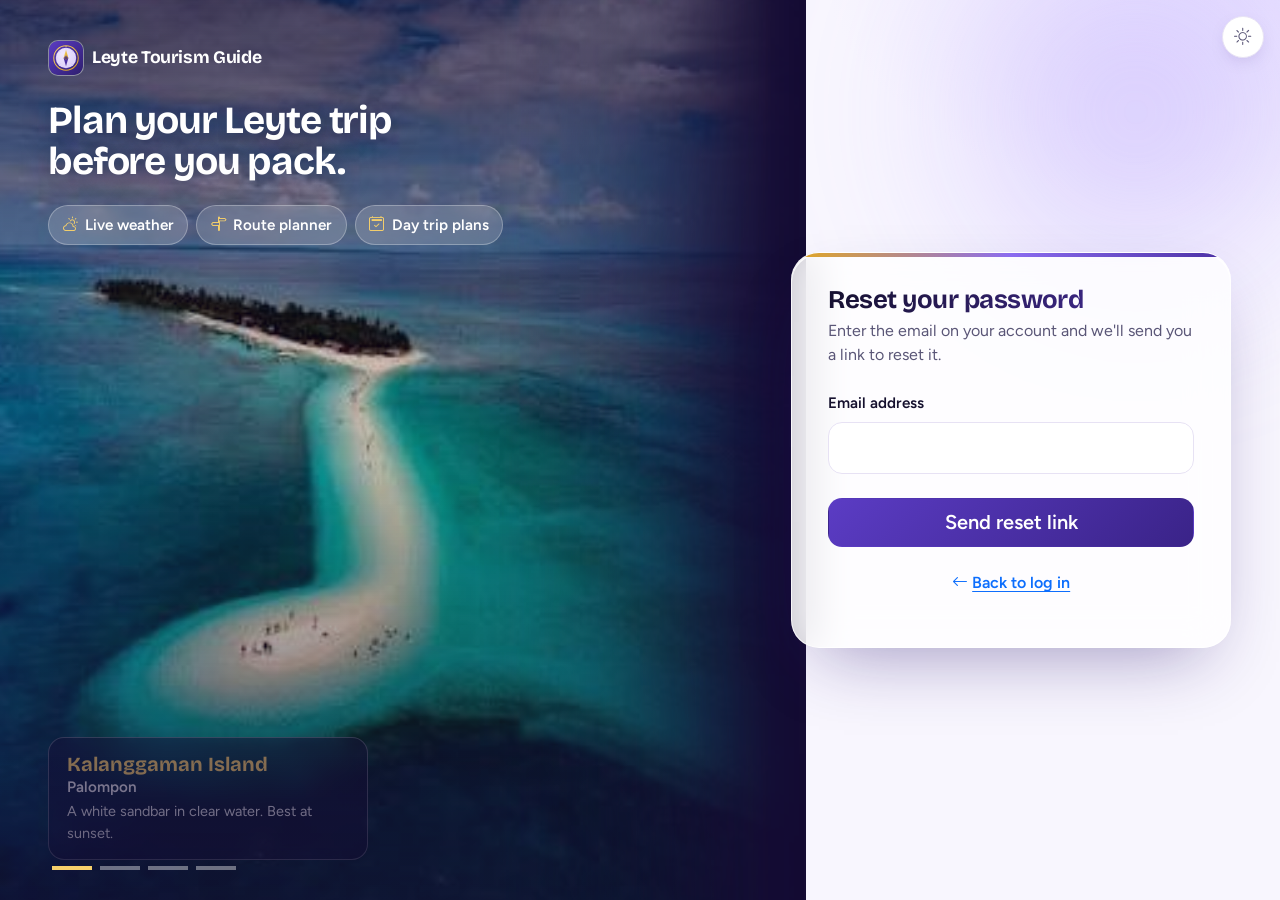
<file: leyte-auth-openweather (4)/leyte-auth-latest-updatev3/forgot-password.html>
<!DOCTYPE html>
<html lang="en">
<head>
  <meta charset="UTF-8">
  <meta name="viewport" content="width=device-width, initial-scale=1">
  <title>Reset your password</title>

  <link href="vendor/bootstrap/css/bootstrap.min.css" rel="stylesheet">
  <link href="vendor/bootstrap-icons/bootstrap-icons.min.css" rel="stylesheet">
  <link href="css/fonts.css" rel="stylesheet">

  <link href="css/style.css" rel="stylesheet">
  <link href="css/theme.css" rel="stylesheet">
  <script src="js/theme-init.js"></script>
</head>
<body>

<div class="container-fluid p-0">
  <div class="row g-0 min-vh-100 auth-row">

    <!-- Left: brand + scene -->
    <aside class="col-lg-6 scene">
      <div id="placeCarousel" class="carousel slide carousel-fade" data-bs-ride="carousel" data-bs-interval="5500" data-bs-pause="hover" aria-label="Featured Leyte destinations">
        <div class="carousel-indicators">
          <button type="button" data-bs-target="#placeCarousel" data-bs-slide-to="0" class="active" aria-current="true" aria-label="Kalanggaman Island"></button>
          <button type="button" data-bs-target="#placeCarousel" data-bs-slide-to="1" aria-label="Lake Danao"></button>
          <button type="button" data-bs-target="#placeCarousel" data-bs-slide-to="2" aria-label="San Juanico Bridge"></button>
          <button type="button" data-bs-target="#placeCarousel" data-bs-slide-to="3" aria-label="Cuatro Islas"></button>
        </div>
        <div class="carousel-inner">
        <div class="carousel-item active">
          <div class="slide-art" style="background:linear-gradient(#6EC3E6,#CFEFF0)">
            <svg viewBox="0 0 800 900" preserveAspectRatio="xMidYMid slice" aria-hidden="true">
          <circle cx="620" cy="230" r="60" fill="#FFF3C4" opacity=".9"/>
          <rect y="520" width="800" height="380" fill="#1E8FA0"/>
          <path d="M0 640 Q200 600 400 630 T800 620 V900 H0Z" fill="#35B8B3"/>
          <ellipse cx="400" cy="680" rx="330" ry="70" fill="#7FE0D0" opacity=".7"/>
          <path d="M120 690 Q420 640 700 685 Q430 725 120 690Z" fill="#F6EBCB"/>
          <path d="M300 600 Q420 540 540 600 Q420 625 300 600Z" fill="#F6EBCB"/>
          <path d="M330 590 Q420 530 510 590 Q420 575 330 590Z" fill="#2E8B57"/>
          <path d="M405 585 Q400 520 385 490 M405 585 Q410 515 435 485" stroke="#5B3A29" stroke-width="5" fill="none"/>
          <path d="M385 490 Q350 480 335 500 M385 490 Q380 465 360 460 M385 490 Q415 470 430 480 M435 485 Q470 470 490 490 M435 485 Q440 460 460 455" stroke="#1F6B3F" stroke-width="6" fill="none" stroke-linecap="round"/></svg>
          </div>
          <img class="slide-photo" src="images/kalanggaman-island.jpg" alt="">
          <div class="slide-caption"><strong>Kalanggaman Island</strong><span>Palompon</span><small>A white sandbar in clear water. Best at sunset.</small></div>
        </div>
        <div class="carousel-item">
          <div class="slide-art" style="background:linear-gradient(#A9CCD6,#E6F0EA)">
            <svg viewBox="0 0 800 900" preserveAspectRatio="xMidYMid slice" aria-hidden="true">
          <path d="M0 470 L120 360 L230 450 L360 300 L500 440 L620 340 L800 470 V600 H0Z" fill="#3E7C6B" opacity=".75"/>
          <path d="M0 540 L150 430 L300 520 L470 400 L640 520 L800 450 V620 H0Z" fill="#1F5B4B"/>
          <rect y="580" width="800" height="320" fill="#2B7F86"/>
          <path d="M0 620 Q200 605 400 620 T800 620 V660 H0Z" fill="#1F5B4B" opacity=".5"/>
          <rect y="480" width="800" height="110" fill="#fff" opacity=".3"/>
          <path d="M0 720 Q200 710 400 720 T800 720 M0 780 Q200 770 400 780 T800 780" stroke="#fff" opacity=".22" stroke-width="3" fill="none"/></svg>
          </div>
          <img class="slide-photo" src="images/lake-danao.jpg" alt="">
          <div class="slide-caption"><strong>Lake Danao</strong><span>Ormoc City</span><small>A mountain lake wrapped in morning mist.</small></div>
        </div>
        <div class="carousel-item">
          <div class="slide-art" style="background:linear-gradient(#F7C777,#F2A541 60%,#F7C777)">
            <svg viewBox="0 0 800 900" preserveAspectRatio="xMidYMid slice" aria-hidden="true">
          <circle cx="600" cy="470" r="70" fill="#FCE3B0" opacity=".9"/>
          <rect y="590" width="800" height="310" fill="#0E5E6F"/>
          <g transform="translate(0 400)">
            <g stroke="#0B2A3C" stroke-width="3" fill="none"><path d="M60 150 Q400 -10 740 150"/><path d="M0 175 H800" stroke-width="7"/></g>
            <g stroke="#0B2A3C" stroke-width="1.5" opacity=".7"><path d="M140 175V112M220 175V88M300 175V72M380 175V66M460 175V68M540 175V80M620 175V102M700 175V133"/></g>
            <g fill="#0B2A3C"><rect x="196" y="175" width="10" height="70"/><rect x="396" y="175" width="10" height="70"/><rect x="596" y="175" width="10" height="70"/></g>
          </g>
          <path d="M0 650 Q100 636 200 650 T400 650 T600 650 T800 650 V900 H0Z" fill="#0E5E6F" opacity=".85"/>
          <path d="M0 720 Q100 706 200 720 T400 720 T600 720 T800 720 V900 H0Z" fill="#0B2A3C" opacity=".85"/></svg>
          </div>
          <img class="slide-photo" src="images/san-juanico-bridge.jpg" alt="">
          <div class="slide-caption"><strong>San Juanico Bridge</strong><span>Tacloban City</span><small>Leyte meets Samar. Best at sunrise.</small></div>
        </div>
        <div class="carousel-item">
          <div class="slide-art" style="background:linear-gradient(#4B3A6B,#E8674A 65%,#F7B267)">
            <svg viewBox="0 0 800 900" preserveAspectRatio="xMidYMid slice" aria-hidden="true">
          <circle cx="400" cy="560" r="85" fill="#FFD9A0"/>
          <rect y="560" width="800" height="340" fill="#5A2F55"/>
          <rect x="350" y="575" width="100" height="280" fill="#F7B267" opacity=".35"/>
          <path d="M100 560 Q190 470 290 560Z" fill="#1E1730"/>
          <path d="M500 560 Q600 440 710 560Z" fill="#1E1730"/>
          <path d="M620 560 Q670 505 740 560Z" fill="#1E1730"/>
          <path d="M0 640 Q200 628 400 640 T800 640 M0 720 Q200 708 400 720 T800 720" stroke="#F7B267" opacity=".25" stroke-width="3" fill="none"/></svg>
          </div>
          <img class="slide-photo" src="images/cuatro-islas.jpg" alt="">
          <div class="slide-caption"><strong>Cuatro Islas</strong><span>Inopacan</span><small>Island silhouettes at sunset.</small></div>
        </div>
        </div>
      </div>
      <div class="scene-scrim"></div>
      <div class="scene-copy">
        <a href="#" class="brand d-inline-flex align-items-center gap-2 mb-3 mb-lg-4">
          <span class="brand-mark"><img src="images/logo-compass.svg" alt="" width="26" height="26"></span> Leyte Tourism Guide
        </a>
        <h1>Plan your Leyte trip before you pack.</h1>
        <div class="d-none d-lg-flex flex-wrap gap-2 mt-4">
          <span class="feature-pill"><i class="bi bi-cloud-sun"></i> Live weather</span>
          <span class="feature-pill"><i class="bi bi-signpost-split"></i> Route planner</span>
          <span class="feature-pill"><i class="bi bi-calendar2-check"></i> Day trip plans</span>
        </div>
      </div>
    </aside>

    <!-- Right: reset password -->
    <main class="col-lg-6 offset-lg-6 d-flex align-items-center justify-content-center p-4 p-lg-5">
      <div class="auth-wrap">

        <div id="formAlert" class="alert d-none" role="alert"></div>

        <!-- Step 1: request the reset link -->
        <div id="requestStep">
          <h2 class="h3 fw-bold mb-1">Reset your password</h2>
          <p class="text-secondary mb-4">Enter the email on your account and we'll send you a link to reset it.</p>

          <form id="forgotForm" novalidate>
            <div class="mb-4">
              <label for="forgotEmail" class="form-label">Email address</label>
              <input type="email" class="form-control form-control-lg" id="forgotEmail" name="email"
                     autocomplete="email" required>
              <div class="invalid-feedback">Enter the email you registered with.</div>
            </div>

            <button type="submit" class="btn btn-primary btn-lg w-100">Send reset link</button>
          </form>
        </div>

        <!-- Step 2: confirmation -->
        <div id="sentStep" class="d-none text-center">
          <i class="bi bi-envelope-check display-5 text-success"></i>
          <h2 class="h3 fw-bold mt-3 mb-1">Check your email</h2>
          <p class="text-secondary mb-1">We sent a password reset link to</p>
          <p class="fw-semibold mb-4" id="sentToEmail"></p>
          <p class="text-secondary small mb-4">Didn't get it? Check your spam folder, or</p>
          <button type="button" class="btn btn-outline-secondary w-100 mb-3" id="resendBtn">Resend link</button>
        </div>

        <p class="text-center text-secondary mt-4 mb-0">
          <a href="login.html" class="fw-semibold"><i class="bi bi-arrow-left me-1"></i>Back to log in</a>
        </p>
      </div>
    </main>
  </div>
</div>

<script src="vendor/bootstrap/js/bootstrap.bundle.min.js"></script>
<script src="js/theme.js"></script>
<script src="js/common.js"></script>
<script src="js/forgot-password.js"></script>
</body>
</html>
</file>
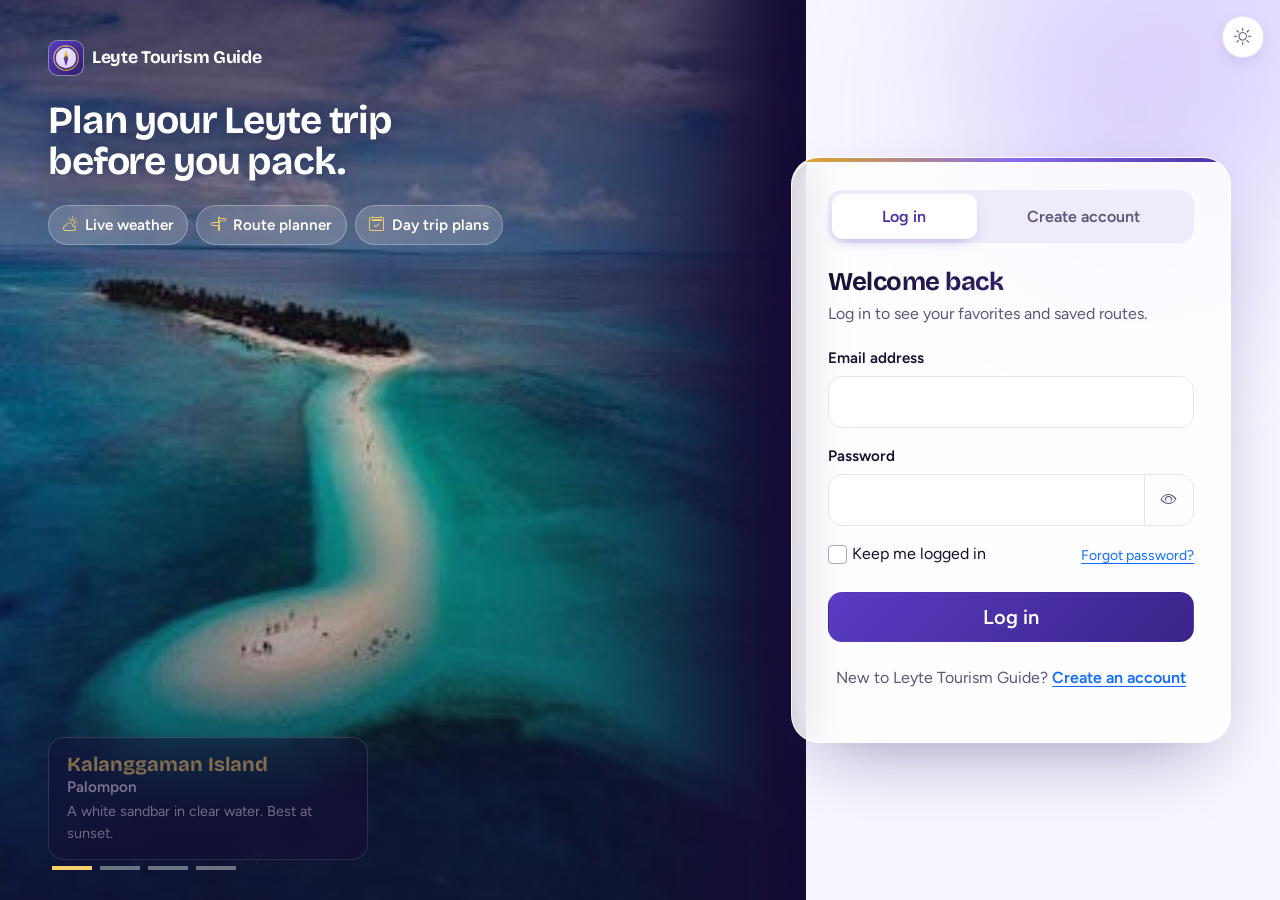
<file: leyte-auth-openweather (4)/leyte-auth-latest-updatev3/login.html>
<!DOCTYPE html>
<html lang="en">
<head>
  <meta charset="UTF-8">
  <meta name="viewport" content="width=device-width, initial-scale=1">
  <title>Log in</title>

  <link href="vendor/bootstrap/css/bootstrap.min.css" rel="stylesheet">
  <link href="vendor/bootstrap-icons/bootstrap-icons.min.css" rel="stylesheet">
  <link href="css/fonts.css" rel="stylesheet">

  <link href="css/style.css" rel="stylesheet">
  <link href="css/theme.css" rel="stylesheet">
  <script src="js/theme-init.js"></script>
</head>
<body>

<div class="container-fluid p-0">
  <div class="row g-0 min-vh-100 auth-row">

    <!-- Left: brand + scene -->
    <aside class="col-lg-6 scene">
      <div id="placeCarousel" class="carousel slide carousel-fade" data-bs-ride="carousel" data-bs-interval="5500" data-bs-pause="hover" aria-label="Featured Leyte destinations">
        <div class="carousel-indicators">
          <button type="button" data-bs-target="#placeCarousel" data-bs-slide-to="0" class="active" aria-current="true" aria-label="Kalanggaman Island"></button>
          <button type="button" data-bs-target="#placeCarousel" data-bs-slide-to="1" aria-label="Lake Danao"></button>
          <button type="button" data-bs-target="#placeCarousel" data-bs-slide-to="2" aria-label="San Juanico Bridge"></button>
          <button type="button" data-bs-target="#placeCarousel" data-bs-slide-to="3" aria-label="Cuatro Islas"></button>
        </div>
        <div class="carousel-inner">
        <div class="carousel-item active">
          <div class="slide-art" style="background:linear-gradient(#6EC3E6,#CFEFF0)">
            <svg viewBox="0 0 800 900" preserveAspectRatio="xMidYMid slice" aria-hidden="true">
          <circle cx="620" cy="230" r="60" fill="#FFF3C4" opacity=".9"/>
          <rect y="520" width="800" height="380" fill="#1E8FA0"/>
          <path d="M0 640 Q200 600 400 630 T800 620 V900 H0Z" fill="#35B8B3"/>
          <ellipse cx="400" cy="680" rx="330" ry="70" fill="#7FE0D0" opacity=".7"/>
          <path d="M120 690 Q420 640 700 685 Q430 725 120 690Z" fill="#F6EBCB"/>
          <path d="M300 600 Q420 540 540 600 Q420 625 300 600Z" fill="#F6EBCB"/>
          <path d="M330 590 Q420 530 510 590 Q420 575 330 590Z" fill="#2E8B57"/>
          <path d="M405 585 Q400 520 385 490 M405 585 Q410 515 435 485" stroke="#5B3A29" stroke-width="5" fill="none"/>
          <path d="M385 490 Q350 480 335 500 M385 490 Q380 465 360 460 M385 490 Q415 470 430 480 M435 485 Q470 470 490 490 M435 485 Q440 460 460 455" stroke="#1F6B3F" stroke-width="6" fill="none" stroke-linecap="round"/></svg>
          </div>
          <img class="slide-photo" src="images/kalanggaman-island.jpg" alt="">
          <div class="slide-caption"><strong>Kalanggaman Island</strong><span>Palompon</span><small>A white sandbar in clear water. Best at sunset.</small></div>
        </div>
        <div class="carousel-item">
          <div class="slide-art" style="background:linear-gradient(#A9CCD6,#E6F0EA)">
            <svg viewBox="0 0 800 900" preserveAspectRatio="xMidYMid slice" aria-hidden="true">
          <path d="M0 470 L120 360 L230 450 L360 300 L500 440 L620 340 L800 470 V600 H0Z" fill="#3E7C6B" opacity=".75"/>
          <path d="M0 540 L150 430 L300 520 L470 400 L640 520 L800 450 V620 H0Z" fill="#1F5B4B"/>
          <rect y="580" width="800" height="320" fill="#2B7F86"/>
          <path d="M0 620 Q200 605 400 620 T800 620 V660 H0Z" fill="#1F5B4B" opacity=".5"/>
          <rect y="480" width="800" height="110" fill="#fff" opacity=".3"/>
          <path d="M0 720 Q200 710 400 720 T800 720 M0 780 Q200 770 400 780 T800 780" stroke="#fff" opacity=".22" stroke-width="3" fill="none"/></svg>
          </div>
          <img class="slide-photo" src="images/lake-danao.jpg" alt="">
          <div class="slide-caption"><strong>Lake Danao</strong><span>Ormoc City</span><small>A mountain lake wrapped in morning mist.</small></div>
        </div>
        <div class="carousel-item">
          <div class="slide-art" style="background:linear-gradient(#F7C777,#F2A541 60%,#F7C777)">
            <svg viewBox="0 0 800 900" preserveAspectRatio="xMidYMid slice" aria-hidden="true">
          <circle cx="600" cy="470" r="70" fill="#FCE3B0" opacity=".9"/>
          <rect y="590" width="800" height="310" fill="#0E5E6F"/>
          <g transform="translate(0 400)">
            <g stroke="#0B2A3C" stroke-width="3" fill="none"><path d="M60 150 Q400 -10 740 150"/><path d="M0 175 H800" stroke-width="7"/></g>
            <g stroke="#0B2A3C" stroke-width="1.5" opacity=".7"><path d="M140 175V112M220 175V88M300 175V72M380 175V66M460 175V68M540 175V80M620 175V102M700 175V133"/></g>
            <g fill="#0B2A3C"><rect x="196" y="175" width="10" height="70"/><rect x="396" y="175" width="10" height="70"/><rect x="596" y="175" width="10" height="70"/></g>
          </g>
          <path d="M0 650 Q100 636 200 650 T400 650 T600 650 T800 650 V900 H0Z" fill="#0E5E6F" opacity=".85"/>
          <path d="M0 720 Q100 706 200 720 T400 720 T600 720 T800 720 V900 H0Z" fill="#0B2A3C" opacity=".85"/></svg>
          </div>
          <img class="slide-photo" src="images/san-juanico-bridge.jpg" alt="">
          <div class="slide-caption"><strong>San Juanico Bridge</strong><span>Tacloban City</span><small>Leyte meets Samar. Best at sunrise.</small></div>
        </div>
        <div class="carousel-item">
          <div class="slide-art" style="background:linear-gradient(#4B3A6B,#E8674A 65%,#F7B267)">
            <svg viewBox="0 0 800 900" preserveAspectRatio="xMidYMid slice" aria-hidden="true">
          <circle cx="400" cy="560" r="85" fill="#FFD9A0"/>
          <rect y="560" width="800" height="340" fill="#5A2F55"/>
          <rect x="350" y="575" width="100" height="280" fill="#F7B267" opacity=".35"/>
          <path d="M100 560 Q190 470 290 560Z" fill="#1E1730"/>
          <path d="M500 560 Q600 440 710 560Z" fill="#1E1730"/>
          <path d="M620 560 Q670 505 740 560Z" fill="#1E1730"/>
          <path d="M0 640 Q200 628 400 640 T800 640 M0 720 Q200 708 400 720 T800 720" stroke="#F7B267" opacity=".25" stroke-width="3" fill="none"/></svg>
          </div>
          <img class="slide-photo" src="images/cuatro-islas.jpg" alt="">
          <div class="slide-caption"><strong>Cuatro Islas</strong><span>Inopacan</span><small>Island silhouettes at sunset.</small></div>
        </div>
        </div>
      </div>
      <div class="scene-scrim"></div>
      <div class="scene-copy">
        <a href="#" class="brand d-inline-flex align-items-center gap-2 mb-3 mb-lg-4">
          <span class="brand-mark"><img src="images/logo-compass.svg" alt="" width="26" height="26"></span> Leyte Tourism Guide
        </a>
        <h1>Plan your Leyte trip before you pack.</h1>
        <div class="d-none d-lg-flex flex-wrap gap-2 mt-4">
          <span class="feature-pill"><i class="bi bi-cloud-sun"></i> Live weather</span>
          <span class="feature-pill"><i class="bi bi-signpost-split"></i> Route planner</span>
          <span class="feature-pill"><i class="bi bi-calendar2-check"></i> Day trip plans</span>
        </div>
      </div>
    </aside>

    <!-- Right: log in -->
    <main class="col-lg-6 offset-lg-6 d-flex align-items-center justify-content-center p-4 p-lg-5">
      <div class="auth-wrap">

        <ul class="nav nav-pills nav-fill mb-4" id="authTabs" role="tablist">
          <li class="nav-item" role="presentation">
            <a class="nav-link active" href="login.html">Log in</a>
          </li>
          <li class="nav-item" role="presentation">
            <a class="nav-link" href="register.html">Create account</a>
          </li>
        </ul>

        <div id="formAlert" class="alert d-none" role="alert"></div>

        <h2 class="h3 fw-bold mb-1">Welcome back</h2>
        <p class="text-secondary mb-4">Log in to see your favorites and saved routes.</p>

        <form id="loginForm" novalidate>
          <div class="mb-3">
            <label for="loginEmail" class="form-label">Email address</label>
            <input type="email" class="form-control form-control-lg" id="loginEmail" name="email"
                   autocomplete="email" required>
            <div class="invalid-feedback">Enter the email you registered with.</div>
          </div>

          <div class="mb-3">
            <label for="loginPassword" class="form-label">Password</label>
            <div class="input-group has-validation">
              <input type="password" class="form-control form-control-lg" id="loginPassword" name="password"
                     autocomplete="current-password" required>
              <button class="btn btn-outline-secondary toggle-pw" type="button" data-target="loginPassword"
                      aria-label="Show password"><i class="bi bi-eye"></i></button>
              <div class="invalid-feedback">Enter your password.</div>
            </div>
          </div>

          <div class="d-flex justify-content-between align-items-center mb-4">
            <div class="form-check">
              <input class="form-check-input" type="checkbox" id="remember">
              <label class="form-check-label" for="remember">Keep me logged in</label>
            </div>
            <a href="forgot-password.html" class="small">Forgot password?</a>
          </div>

          <button type="submit" class="btn btn-primary btn-lg w-100">Log in</button>
        </form>

        <p class="text-center text-secondary mt-4 mb-0">
          New to Leyte Tourism Guide?
          <a href="register.html" class="fw-semibold">Create an account</a>
        </p>
      </div>
    </main>
  </div>
</div>

<script src="vendor/bootstrap/js/bootstrap.bundle.min.js"></script>
<script src="js/theme.js"></script>
<script src="js/common.js"></script>
<script src="js/login.js"></script>
</body>
</html>
</file>
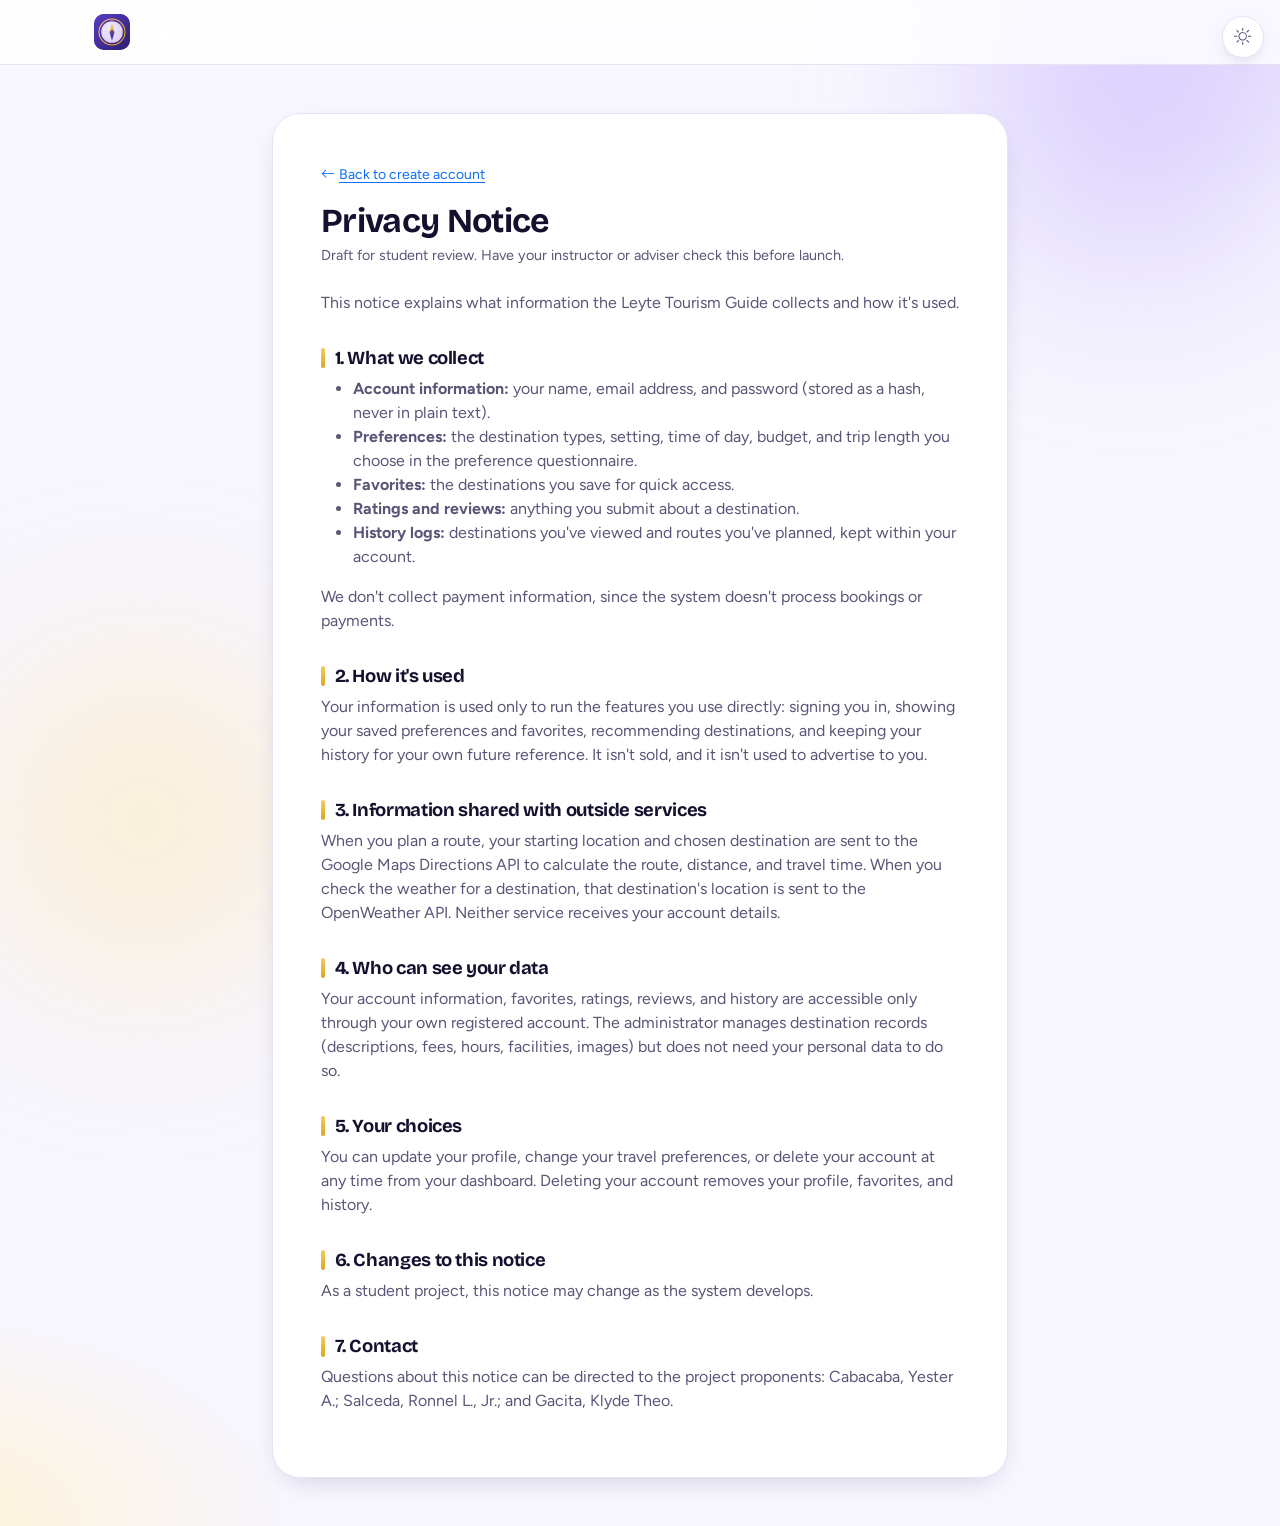
<file: leyte-auth-openweather (4)/leyte-auth-latest-updatev3/privacy.html>
<!DOCTYPE html>
<html lang="en">
<head>
  <meta charset="UTF-8">
  <meta name="viewport" content="width=device-width, initial-scale=1">
  <title>Privacy Notice</title>
  <link href="vendor/bootstrap/css/bootstrap.min.css" rel="stylesheet">
  <link href="vendor/bootstrap-icons/bootstrap-icons.min.css" rel="stylesheet">
  <link href="css/fonts.css" rel="stylesheet">
  <link href="css/style.css" rel="stylesheet">
  <link href="css/theme.css" rel="stylesheet">
  <script src="js/theme-init.js"></script>
</head>
<body>

<nav class="doc-nav">
  <div class="container px-3 px-lg-4">
    <a href="register.html" class="brand"><span class="brand-mark" style="background:var(--brand);border:none"><img src="images/logo-compass.svg" alt="" width="26" height="26"></span> Leyte Tourism Guide</a>
  </div>
</nav>

<main class="container px-3 px-lg-4 py-5">
  <div class="doc-page mx-auto">
    <a href="register.html" class="small d-inline-flex align-items-center gap-1 mb-3"><i class="bi bi-arrow-left"></i> Back to create account</a>
    <h1 class="fw-bold mb-1">Privacy Notice</h1>
    <p class="updated mb-4">Draft for student review. Have your instructor or adviser check this before launch.</p>

    <p>This notice explains what information the Leyte Tourism Guide collects and how it's used.</p>

    <h2 class="fw-bold">1. What we collect</h2>
    <ul>
      <li><strong>Account information:</strong> your name, email address, and password (stored as a hash, never in plain text).</li>
      <li><strong>Preferences:</strong> the destination types, setting, time of day, budget, and trip length you choose in the preference questionnaire.</li>
      <li><strong>Favorites:</strong> the destinations you save for quick access.</li>
      <li><strong>Ratings and reviews:</strong> anything you submit about a destination.</li>
      <li><strong>History logs:</strong> destinations you've viewed and routes you've planned, kept within your account.</li>
    </ul>
    <p>We don't collect payment information, since the system doesn't process bookings or payments.</p>

    <h2 class="fw-bold">2. How it's used</h2>
    <p>Your information is used only to run the features you use directly: signing you in, showing your saved preferences and favorites, recommending destinations, and keeping your history for your own future reference. It isn't sold, and it isn't used to advertise to you.</p>

    <h2 class="fw-bold">3. Information shared with outside services</h2>
    <p>When you plan a route, your starting location and chosen destination are sent to the Google Maps Directions API to calculate the route, distance, and travel time. When you check the weather for a destination, that destination's location is sent to the OpenWeather API. Neither service receives your account details.</p>

    <h2 class="fw-bold">4. Who can see your data</h2>
    <p>Your account information, favorites, ratings, reviews, and history are accessible only through your own registered account. The administrator manages destination records (descriptions, fees, hours, facilities, images) but does not need your personal data to do so.</p>

    <h2 class="fw-bold">5. Your choices</h2>
    <p>You can update your profile, change your travel preferences, or delete your account at any time from your dashboard. Deleting your account removes your profile, favorites, and history.</p>

    <h2 class="fw-bold">6. Changes to this notice</h2>
    <p>As a student project, this notice may change as the system develops.</p>

    <h2 class="fw-bold">7. Contact</h2>
    <p>Questions about this notice can be directed to the project proponents: Cabacaba, Yester A.; Salceda, Ronnel L., Jr.; and Gacita, Klyde Theo.</p>
  </div>
</main>

<script src="js/theme.js"></script>
</body>
</html>
</file>
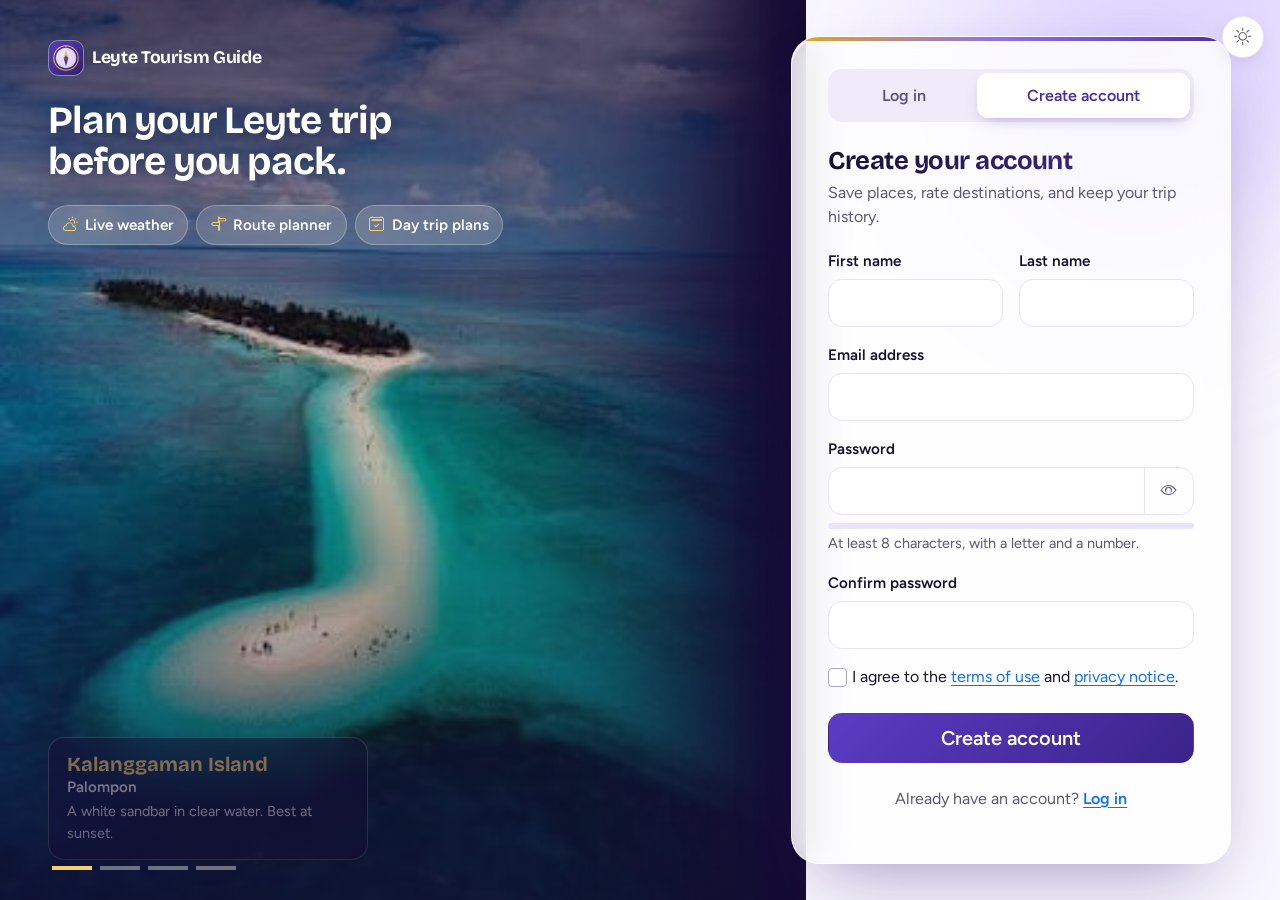
<file: leyte-auth-openweather (4)/leyte-auth-latest-updatev3/register.html>
<!DOCTYPE html>
<html lang="en">
<head>
  <meta charset="UTF-8">
  <meta name="viewport" content="width=device-width, initial-scale=1">
  <title>Create account</title>

  <link href="vendor/bootstrap/css/bootstrap.min.css" rel="stylesheet">
  <link href="vendor/bootstrap-icons/bootstrap-icons.min.css" rel="stylesheet">
  <link href="css/fonts.css" rel="stylesheet">

  <link href="css/style.css" rel="stylesheet">
  <link href="css/theme.css" rel="stylesheet">
  <script src="js/theme-init.js"></script>
</head>
<body>

<div class="container-fluid p-0">
  <div class="row g-0 min-vh-100 auth-row">

    <!-- Left: brand + scene -->
    <aside class="col-lg-6 scene">
      <div id="placeCarousel" class="carousel slide carousel-fade" data-bs-ride="carousel" data-bs-interval="5500" data-bs-pause="hover" aria-label="Featured Leyte destinations">
        <div class="carousel-indicators">
          <button type="button" data-bs-target="#placeCarousel" data-bs-slide-to="0" class="active" aria-current="true" aria-label="Kalanggaman Island"></button>
          <button type="button" data-bs-target="#placeCarousel" data-bs-slide-to="1" aria-label="Lake Danao"></button>
          <button type="button" data-bs-target="#placeCarousel" data-bs-slide-to="2" aria-label="San Juanico Bridge"></button>
          <button type="button" data-bs-target="#placeCarousel" data-bs-slide-to="3" aria-label="Cuatro Islas"></button>
        </div>
        <div class="carousel-inner">
        <div class="carousel-item active">
          <div class="slide-art" style="background:linear-gradient(#6EC3E6,#CFEFF0)">
            <svg viewBox="0 0 800 900" preserveAspectRatio="xMidYMid slice" aria-hidden="true">
          <circle cx="620" cy="230" r="60" fill="#FFF3C4" opacity=".9"/>
          <rect y="520" width="800" height="380" fill="#1E8FA0"/>
          <path d="M0 640 Q200 600 400 630 T800 620 V900 H0Z" fill="#35B8B3"/>
          <ellipse cx="400" cy="680" rx="330" ry="70" fill="#7FE0D0" opacity=".7"/>
          <path d="M120 690 Q420 640 700 685 Q430 725 120 690Z" fill="#F6EBCB"/>
          <path d="M300 600 Q420 540 540 600 Q420 625 300 600Z" fill="#F6EBCB"/>
          <path d="M330 590 Q420 530 510 590 Q420 575 330 590Z" fill="#2E8B57"/>
          <path d="M405 585 Q400 520 385 490 M405 585 Q410 515 435 485" stroke="#5B3A29" stroke-width="5" fill="none"/>
          <path d="M385 490 Q350 480 335 500 M385 490 Q380 465 360 460 M385 490 Q415 470 430 480 M435 485 Q470 470 490 490 M435 485 Q440 460 460 455" stroke="#1F6B3F" stroke-width="6" fill="none" stroke-linecap="round"/></svg>
          </div>
          <img class="slide-photo" src="images/kalanggaman-island.jpg" alt="">
          <div class="slide-caption"><strong>Kalanggaman Island</strong><span>Palompon</span><small>A white sandbar in clear water. Best at sunset.</small></div>
        </div>
        <div class="carousel-item">
          <div class="slide-art" style="background:linear-gradient(#A9CCD6,#E6F0EA)">
            <svg viewBox="0 0 800 900" preserveAspectRatio="xMidYMid slice" aria-hidden="true">
          <path d="M0 470 L120 360 L230 450 L360 300 L500 440 L620 340 L800 470 V600 H0Z" fill="#3E7C6B" opacity=".75"/>
          <path d="M0 540 L150 430 L300 520 L470 400 L640 520 L800 450 V620 H0Z" fill="#1F5B4B"/>
          <rect y="580" width="800" height="320" fill="#2B7F86"/>
          <path d="M0 620 Q200 605 400 620 T800 620 V660 H0Z" fill="#1F5B4B" opacity=".5"/>
          <rect y="480" width="800" height="110" fill="#fff" opacity=".3"/>
          <path d="M0 720 Q200 710 400 720 T800 720 M0 780 Q200 770 400 780 T800 780" stroke="#fff" opacity=".22" stroke-width="3" fill="none"/></svg>
          </div>
          <img class="slide-photo" src="images/lake-danao.jpg" alt="">
          <div class="slide-caption"><strong>Lake Danao</strong><span>Ormoc City</span><small>A mountain lake wrapped in morning mist.</small></div>
        </div>
        <div class="carousel-item">
          <div class="slide-art" style="background:linear-gradient(#F7C777,#F2A541 60%,#F7C777)">
            <svg viewBox="0 0 800 900" preserveAspectRatio="xMidYMid slice" aria-hidden="true">
          <circle cx="600" cy="470" r="70" fill="#FCE3B0" opacity=".9"/>
          <rect y="590" width="800" height="310" fill="#0E5E6F"/>
          <g transform="translate(0 400)">
            <g stroke="#0B2A3C" stroke-width="3" fill="none"><path d="M60 150 Q400 -10 740 150"/><path d="M0 175 H800" stroke-width="7"/></g>
            <g stroke="#0B2A3C" stroke-width="1.5" opacity=".7"><path d="M140 175V112M220 175V88M300 175V72M380 175V66M460 175V68M540 175V80M620 175V102M700 175V133"/></g>
            <g fill="#0B2A3C"><rect x="196" y="175" width="10" height="70"/><rect x="396" y="175" width="10" height="70"/><rect x="596" y="175" width="10" height="70"/></g>
          </g>
          <path d="M0 650 Q100 636 200 650 T400 650 T600 650 T800 650 V900 H0Z" fill="#0E5E6F" opacity=".85"/>
          <path d="M0 720 Q100 706 200 720 T400 720 T600 720 T800 720 V900 H0Z" fill="#0B2A3C" opacity=".85"/></svg>
          </div>
          <img class="slide-photo" src="images/san-juanico-bridge.jpg" alt="">
          <div class="slide-caption"><strong>San Juanico Bridge</strong><span>Tacloban City</span><small>Leyte meets Samar. Best at sunrise.</small></div>
        </div>
        <div class="carousel-item">
          <div class="slide-art" style="background:linear-gradient(#4B3A6B,#E8674A 65%,#F7B267)">
            <svg viewBox="0 0 800 900" preserveAspectRatio="xMidYMid slice" aria-hidden="true">
          <circle cx="400" cy="560" r="85" fill="#FFD9A0"/>
          <rect y="560" width="800" height="340" fill="#5A2F55"/>
          <rect x="350" y="575" width="100" height="280" fill="#F7B267" opacity=".35"/>
          <path d="M100 560 Q190 470 290 560Z" fill="#1E1730"/>
          <path d="M500 560 Q600 440 710 560Z" fill="#1E1730"/>
          <path d="M620 560 Q670 505 740 560Z" fill="#1E1730"/>
          <path d="M0 640 Q200 628 400 640 T800 640 M0 720 Q200 708 400 720 T800 720" stroke="#F7B267" opacity=".25" stroke-width="3" fill="none"/></svg>
          </div>
          <img class="slide-photo" src="images/cuatro-islas.jpg" alt="">
          <div class="slide-caption"><strong>Cuatro Islas</strong><span>Inopacan</span><small>Island silhouettes at sunset.</small></div>
        </div>
        </div>
      </div>
      <div class="scene-scrim"></div>
      <div class="scene-copy">
        <a href="#" class="brand d-inline-flex align-items-center gap-2 mb-3 mb-lg-4">
          <span class="brand-mark"><img src="images/logo-compass.svg" alt="" width="26" height="26"></span> Leyte Tourism Guide
        </a>
        <h1>Plan your Leyte trip before you pack.</h1>
        <div class="d-none d-lg-flex flex-wrap gap-2 mt-4">
          <span class="feature-pill"><i class="bi bi-cloud-sun"></i> Live weather</span>
          <span class="feature-pill"><i class="bi bi-signpost-split"></i> Route planner</span>
          <span class="feature-pill"><i class="bi bi-calendar2-check"></i> Day trip plans</span>
        </div>
      </div>
    </aside>

    <!-- Right: create account -->
    <main class="col-lg-6 offset-lg-6 d-flex align-items-center justify-content-center p-4 p-lg-5">
      <div class="auth-wrap">

        <ul class="nav nav-pills nav-fill mb-4" id="authTabs" role="tablist">
          <li class="nav-item" role="presentation">
            <a class="nav-link" href="login.html">Log in</a>
          </li>
          <li class="nav-item" role="presentation">
            <a class="nav-link active" href="register.html">Create account</a>
          </li>
        </ul>

        <div id="formAlert" class="alert d-none" role="alert"></div>

        <h2 class="h3 fw-bold mb-1">Create your account</h2>
        <p class="text-secondary mb-4">Save places, rate destinations, and keep your trip history.</p>

        <form id="registerForm" novalidate>
          <div class="row g-3 mb-3">
            <div class="col-sm-6">
              <label for="firstName" class="form-label">First name</label>
              <input type="text" class="form-control" id="firstName" name="first_name" autocomplete="given-name" required>
              <div class="invalid-feedback">Enter your first name.</div>
            </div>
            <div class="col-sm-6">
              <label for="lastName" class="form-label">Last name</label>
              <input type="text" class="form-control" id="lastName" name="last_name" autocomplete="family-name" required>
              <div class="invalid-feedback">Enter your last name.</div>
            </div>
          </div>

          <div class="mb-3">
            <label for="regEmail" class="form-label">Email address</label>
            <input type="email" class="form-control" id="regEmail" name="email" autocomplete="email" required>
            <div class="invalid-feedback">Enter a valid email address.</div>
          </div>

          <div class="mb-3">
            <label for="regPassword" class="form-label">Password</label>
            <div class="input-group has-validation">
              <input type="password" class="form-control" id="regPassword" name="password"
                     autocomplete="new-password" minlength="8" required>
              <button class="btn btn-outline-secondary toggle-pw" type="button" data-target="regPassword"
                      aria-label="Show password"><i class="bi bi-eye"></i></button>
              <div class="invalid-feedback">Use at least 8 characters with a letter and a number.</div>
            </div>
            <div class="strength mt-2" aria-hidden="true"><div id="strengthBar"></div></div>
            <div class="form-text" id="strengthText">At least 8 characters, with a letter and a number.</div>
          </div>

          <div class="mb-3">
            <label for="regConfirm" class="form-label">Confirm password</label>
            <input type="password" class="form-control" id="regConfirm" name="confirm_password"
                   autocomplete="new-password" required>
            <div class="invalid-feedback">Passwords don't match.</div>
          </div>

          <div class="form-check mb-4">
            <input class="form-check-input" type="checkbox" id="terms" required>
            <label class="form-check-label" for="terms">
              I agree to the <a href="terms.html" target="_blank">terms of use</a> and <a href="privacy.html" target="_blank">privacy notice</a>.
            </label>
            <div class="invalid-feedback">You need to agree before creating an account.</div>
          </div>

          <button type="submit" class="btn btn-primary btn-lg w-100">Create account</button>
        </form>

        <p class="text-center text-secondary mt-4 mb-0">
          Already have an account?
          <a href="login.html" class="fw-semibold">Log in</a>
        </p>
      </div>
    </main>
  </div>
</div>

<!-- Preference questionnaire (opens after registration) -->
<div class="modal fade" id="prefModal" data-bs-backdrop="static" data-bs-keyboard="false" tabindex="-1" aria-labelledby="prefTitle" aria-hidden="true">
  <div class="modal-dialog modal-dialog-centered modal-dialog-scrollable modal-lg">
    <div class="modal-content border-0 rounded-4">
      <div class="modal-header border-0 pb-0 flex-column align-items-stretch">
        <div class="d-flex justify-content-between align-items-center mb-2">
          <span class="text-secondary small" id="stepLabel">Question 1 of 5</span>
          <button type="button" class="btn btn-link btn-sm text-secondary text-decoration-none" id="skipBtn">Skip for now</button>
        </div>
        <div class="progress pref-progress" role="progressbar" aria-label="Questionnaire progress">
          <div class="progress-bar" id="prefBar" style="width:20%"></div>
        </div>
      </div>

      <div class="modal-body p-4">
        <section class="pref-step" data-step="0">
          <h2 class="h4 fw-bold" id="prefTitle">What kind of places do you like?</h2>
          <p class="text-secondary">Pick as many as you want.</p>
          <div class="row g-3" id="catOpts"></div>
        </section>

        <section class="pref-step d-none" data-step="1">
          <h2 class="h4 fw-bold">Where do you want to be?</h2>
          <p class="text-secondary">Choose the setting you enjoy most.</p>
          <div class="row g-3" id="areaOpts"></div>
        </section>

        <section class="pref-step d-none" data-step="2">
          <h2 class="h4 fw-bold">When do you usually visit?</h2>
          <p class="text-secondary">We'll match places and lighting to your time of day.</p>
          <div class="row g-3" id="timeOpts"></div>
        </section>

        <section class="pref-step d-none" data-step="3">
          <h2 class="h4 fw-bold">What's your budget?</h2>
          <p class="text-secondary">Based on entrance and environmental fees at each place.</p>
          <div class="row g-3" id="budgetOpts"></div>
        </section>

        <section class="pref-step d-none" data-step="4">
          <h2 class="h4 fw-bold">How long is your trip?</h2>
          <p class="text-secondary">We'll favor places that fit the time you have.</p>
          <div class="row g-3" id="tripOpts"></div>
        </section>

        <section class="pref-step d-none" data-step="5">
          <h2 class="h4 fw-bold mb-3">Your Leyte picks</h2>
          <div id="results"></div>
        </section>
      </div>

      <div class="modal-footer border-0 pt-0">
        <button type="button" class="btn btn-outline-secondary" id="backBtn">Back</button>
        <button type="button" class="btn btn-primary px-4" id="nextBtn" disabled>Next</button>
      </div>
    </div>
  </div>
</div>

<script src="vendor/bootstrap/js/bootstrap.bundle.min.js"></script>
<script src="js/theme.js"></script>
<script src="js/common.js"></script>
<script src="js/data.js"></script>
<script src="js/register.js"></script>
</body>
</html>
</file>
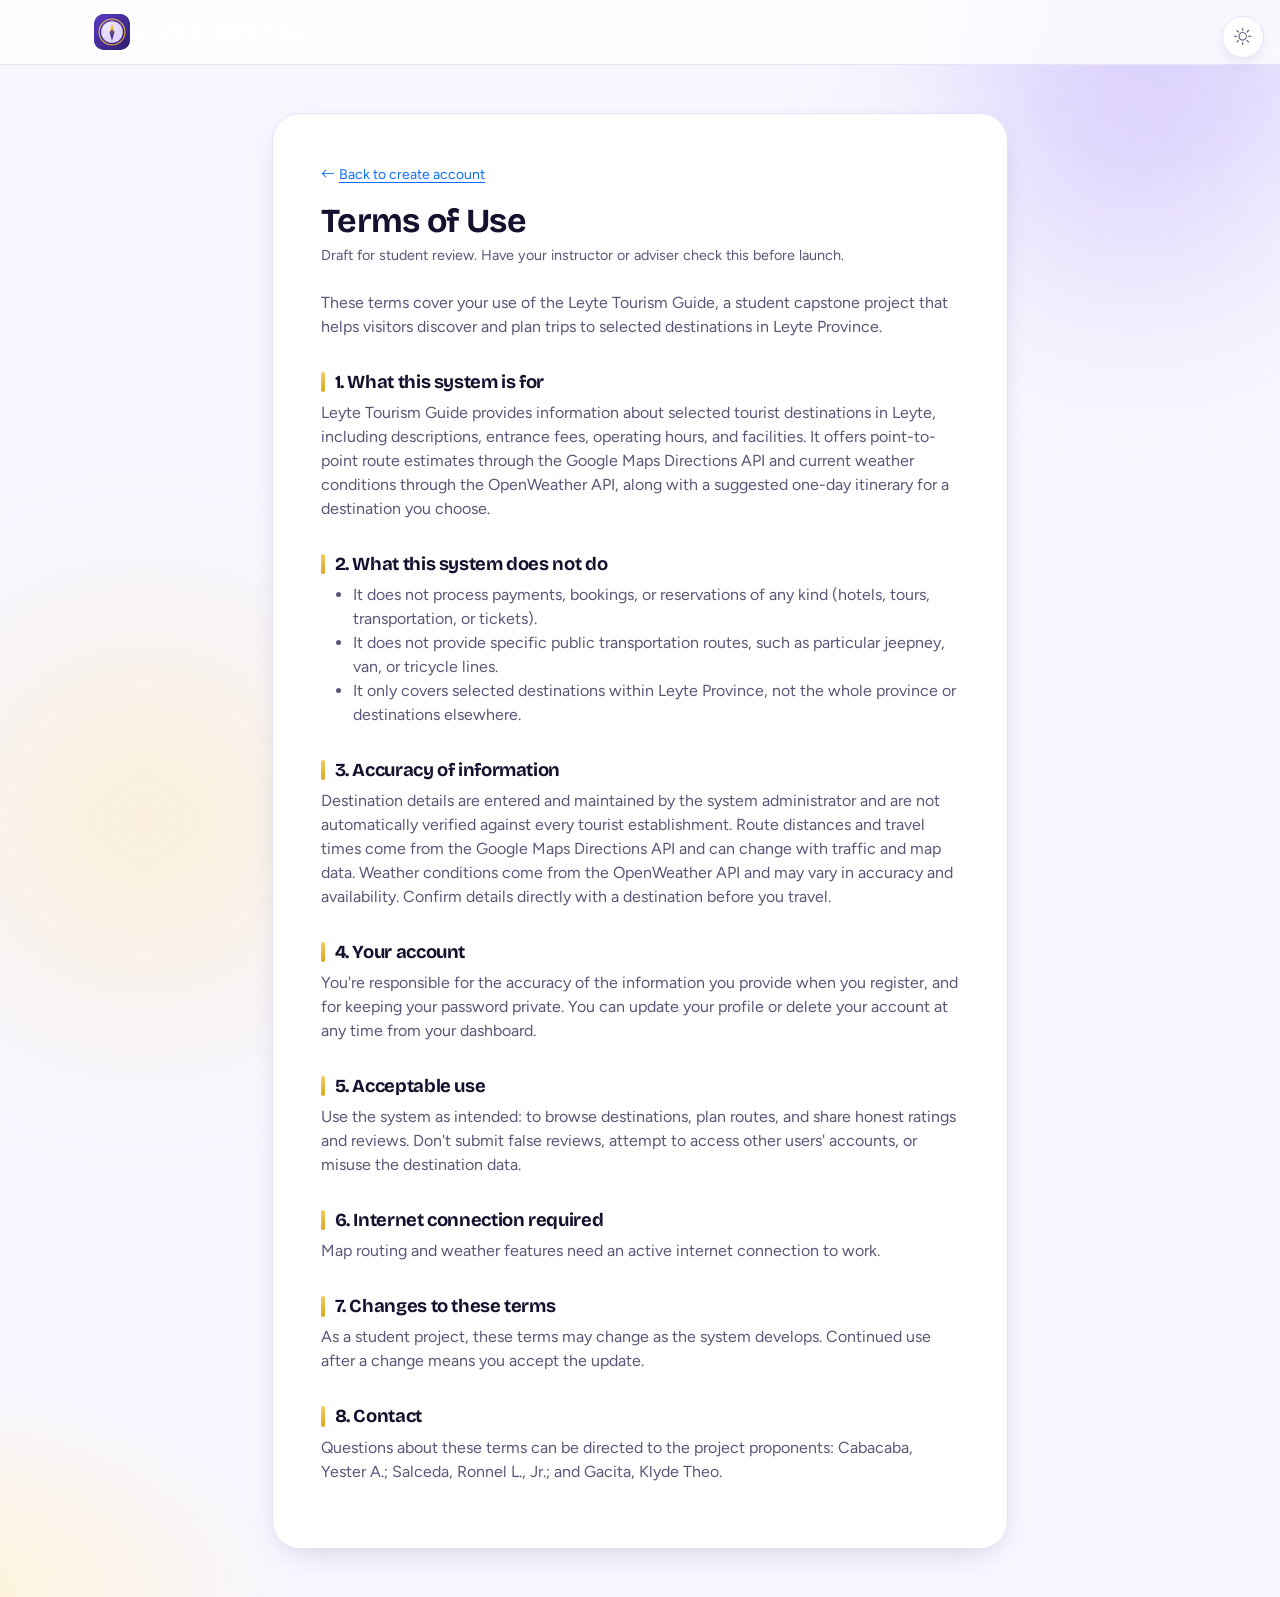
<file: leyte-auth-openweather (4)/leyte-auth-latest-updatev3/terms.html>
<!DOCTYPE html>
<html lang="en">
<head>
  <meta charset="UTF-8">
  <meta name="viewport" content="width=device-width, initial-scale=1">
  <title>Terms of Use</title>
  <link href="vendor/bootstrap/css/bootstrap.min.css" rel="stylesheet">
  <link href="vendor/bootstrap-icons/bootstrap-icons.min.css" rel="stylesheet">
  <link href="css/fonts.css" rel="stylesheet">
  <link href="css/style.css" rel="stylesheet">
  <link href="css/theme.css" rel="stylesheet">
  <script src="js/theme-init.js"></script>
</head>
<body>

<nav class="doc-nav">
  <div class="container px-3 px-lg-4">
    <a href="register.html" class="brand"><span class="brand-mark" style="background:var(--brand);border:none"><img src="images/logo-compass.svg" alt="" width="26" height="26"></span> Leyte Tourism Guide</a>
  </div>
</nav>

<main class="container px-3 px-lg-4 py-5">
  <div class="doc-page mx-auto">
    <a href="register.html" class="small d-inline-flex align-items-center gap-1 mb-3"><i class="bi bi-arrow-left"></i> Back to create account</a>
    <h1 class="fw-bold mb-1">Terms of Use</h1>
    <p class="updated mb-4">Draft for student review. Have your instructor or adviser check this before launch.</p>

    <p>These terms cover your use of the Leyte Tourism Guide, a student capstone project that helps visitors discover and plan trips to selected destinations in Leyte Province.</p>

    <h2 class="fw-bold">1. What this system is for</h2>
    <p>Leyte Tourism Guide provides information about selected tourist destinations in Leyte, including descriptions, entrance fees, operating hours, and facilities. It offers point-to-point route estimates through the Google Maps Directions API and current weather conditions through the OpenWeather API, along with a suggested one-day itinerary for a destination you choose.</p>

    <h2 class="fw-bold">2. What this system does not do</h2>
    <ul>
      <li>It does not process payments, bookings, or reservations of any kind (hotels, tours, transportation, or tickets).</li>
      <li>It does not provide specific public transportation routes, such as particular jeepney, van, or tricycle lines.</li>
      <li>It only covers selected destinations within Leyte Province, not the whole province or destinations elsewhere.</li>
    </ul>

    <h2 class="fw-bold">3. Accuracy of information</h2>
    <p>Destination details are entered and maintained by the system administrator and are not automatically verified against every tourist establishment. Route distances and travel times come from the Google Maps Directions API and can change with traffic and map data. Weather conditions come from the OpenWeather API and may vary in accuracy and availability. Confirm details directly with a destination before you travel.</p>

    <h2 class="fw-bold">4. Your account</h2>
    <p>You're responsible for the accuracy of the information you provide when you register, and for keeping your password private. You can update your profile or delete your account at any time from your dashboard.</p>

    <h2 class="fw-bold">5. Acceptable use</h2>
    <p>Use the system as intended: to browse destinations, plan routes, and share honest ratings and reviews. Don't submit false reviews, attempt to access other users' accounts, or misuse the destination data.</p>

    <h2 class="fw-bold">6. Internet connection required</h2>
    <p>Map routing and weather features need an active internet connection to work.</p>

    <h2 class="fw-bold">7. Changes to these terms</h2>
    <p>As a student project, these terms may change as the system develops. Continued use after a change means you accept the update.</p>

    <h2 class="fw-bold">8. Contact</h2>
    <p>Questions about these terms can be directed to the project proponents: Cabacaba, Yester A.; Salceda, Ronnel L., Jr.; and Gacita, Klyde Theo.</p>
  </div>
</main>

<script src="js/theme.js"></script>
</body>
</html>
</file>
<file: leyte-auth-openweather (4)/leyte-auth-latest-updatev3/css/fonts.css>
/* Self-hosted fonts (no external requests). Figtree and Bricolage Grotesque, Latin subset, SIL Open Font License. */
@font-face {
  font-family: "Figtree";
  font-style: normal;
  font-weight: 300 900;
  font-display: swap;
  src: url("../vendor/fonts/figtree-latin-wght-normal.woff2") format("woff2");
}
@font-face {
  font-family: "Bricolage Grotesque";
  font-style: normal;
  font-weight: 200 800;
  font-display: swap;
  src: url("../vendor/fonts/bricolage-grotesque-latin-wght-normal.woff2") format("woff2");
}
</file>
<file: leyte-auth-openweather (4)/leyte-auth-latest-updatev3/css/style.css>
/* ===== Design tokens ===== */
:root {
  --ink: #15102E;
  --ink-2: #5A5677;
  --line: #E7E2F4;
  --bg: #F8F6FE;
  --brand: #4A2FA3;
  --brand-strong: #33207A;
  --lagoon: #8B6CF0;
  --coral: #E3A81F;
  --sun: #E3A81F;
  --ring: 0 0 0 4px rgba(139, 108, 240, .28);
  --shadow-md: 0 10px 30px -12px rgba(40, 20, 110, .22);

  /* ---- Picture fade (edit these) ----
     Opacity runs from --fade-left to --fade-right along a smooth ease-in-out curve.
     1 = fully visible, 0 = fully transparent. */
  --fade-left: 1;      /* opacity at the far left of the picture */
  --fade-right: 0;     /* opacity at the right edge, next to the form */
  --fade-start: 58%;   /* where the fade begins, as a % of the picture width (lower = fades sooner) */
  --fade-mask: linear-gradient(to right,
    rgba(0, 0, 0, calc(var(--fade-right) + (var(--fade-left) - var(--fade-right)) * 1)) calc(var(--fade-start) + (100% - var(--fade-start)) * 0.0),
    rgba(0, 0, 0, calc(var(--fade-right) + (var(--fade-left) - var(--fade-right)) * 0.972)) calc(var(--fade-start) + (100% - var(--fade-start)) * 0.1),
    rgba(0, 0, 0, calc(var(--fade-right) + (var(--fade-left) - var(--fade-right)) * 0.896)) calc(var(--fade-start) + (100% - var(--fade-start)) * 0.2),
    rgba(0, 0, 0, calc(var(--fade-right) + (var(--fade-left) - var(--fade-right)) * 0.784)) calc(var(--fade-start) + (100% - var(--fade-start)) * 0.3),
    rgba(0, 0, 0, calc(var(--fade-right) + (var(--fade-left) - var(--fade-right)) * 0.648)) calc(var(--fade-start) + (100% - var(--fade-start)) * 0.4),
    rgba(0, 0, 0, calc(var(--fade-right) + (var(--fade-left) - var(--fade-right)) * 0.5)) calc(var(--fade-start) + (100% - var(--fade-start)) * 0.5),
    rgba(0, 0, 0, calc(var(--fade-right) + (var(--fade-left) - var(--fade-right)) * 0.352)) calc(var(--fade-start) + (100% - var(--fade-start)) * 0.6),
    rgba(0, 0, 0, calc(var(--fade-right) + (var(--fade-left) - var(--fade-right)) * 0.216)) calc(var(--fade-start) + (100% - var(--fade-start)) * 0.7),
    rgba(0, 0, 0, calc(var(--fade-right) + (var(--fade-left) - var(--fade-right)) * 0.104)) calc(var(--fade-start) + (100% - var(--fade-start)) * 0.8),
    rgba(0, 0, 0, calc(var(--fade-right) + (var(--fade-left) - var(--fade-right)) * 0.028)) calc(var(--fade-start) + (100% - var(--fade-start)) * 0.9),
    rgba(0, 0, 0, calc(var(--fade-right) + (var(--fade-left) - var(--fade-right)) * 0)) calc(var(--fade-start) + (100% - var(--fade-start)) * 1.0));

  --bs-body-font-family: "Figtree", system-ui, sans-serif;
  --bs-body-color: var(--ink);
  --bs-secondary-color: var(--ink-2);
  --bs-border-color: var(--line);
  --bs-border-radius: 14px;
  --bs-border-radius-lg: 14px;
  --bs-primary: var(--brand);
  --bs-primary-rgb: 74, 47, 163;
  --bs-link-color: var(--brand);
  --bs-link-hover-color: var(--brand-strong);
}
body { min-height: 100vh; background: radial-gradient(46rem 26rem at 100% -4%, #E9E2FF 0, transparent 62%), radial-gradient(38rem 22rem at -6% 100%, #FFF3D6 0, transparent 60%), var(--bg); -webkit-font-smoothing: antialiased; }
h1, h2, .brand { font-family: "Bricolage Grotesque", "Figtree", sans-serif; letter-spacing: -.02em; }
.text-secondary { color: var(--ink-2) !important; }
a { text-underline-offset: 3px; }
:focus-visible { outline: 3px solid var(--lagoon); outline-offset: 2px; }

/* ===== Buttons ===== */
.btn-primary {
  --bs-btn-bg: var(--brand); --bs-btn-border-color: var(--brand);
  --bs-btn-hover-bg: var(--brand-strong); --bs-btn-hover-border-color: var(--brand-strong);
  --bs-btn-active-bg: var(--brand-strong); --bs-btn-active-border-color: var(--brand-strong);
  --bs-btn-focus-shadow-rgb: 139, 108, 240;
  font-weight: 600; transition: transform .15s, box-shadow .15s, background-color .15s;
}
.btn-primary:hover:not(:disabled) { transform: translateY(-1px); box-shadow: 0 10px 22px -10px rgba(74, 47, 163, .6); }
.btn-primary:active:not(:disabled) { transform: translateY(0); }
.auth-wrap .btn-primary.btn-lg { min-height: 3.1rem; } /* adj here*/
.btn { display: inline-flex; align-items: center; justify-content: center; }/**/
.btn-outline-secondary { --bs-btn-color: var(--ink-2); --bs-btn-border-color: var(--line); --bs-btn-hover-bg: #F1EEFB; --bs-btn-hover-color: var(--ink); --bs-btn-hover-border-color: var(--line); }

/* ===== Forms ===== */
.form-label { font-weight: 600; font-size: .95rem; margin-bottom: .4rem; }
.form-control { min-height: 3rem; border-color: var(--line); background-color: #FCFBFF; padding-inline: 1rem; transition: border-color .15s, box-shadow .15s; }
.form-control-lg { min-height: 3.25rem; font-size: 1.0625rem; }
.form-control:focus, .form-check-input:focus { border-color: var(--lagoon); box-shadow: var(--ring); background-color: #fff; }
.form-check-input { width: 1.15rem; height: 1.15rem; margin-top: .2rem; border-color: #A9A2C9; }
.form-check-input:checked { background-color: var(--brand); border-color: var(--brand); }
.form-text, .invalid-feedback { font-size: .9rem; }
.form-text { color: var(--ink-2); }
.input-group .btn { --bs-btn-border-radius: 14px; padding-inline: 1rem; }

.strength { height: 6px; border-radius: 6px; background: #E9E4F7; overflow: hidden; }
.strength > div { height: 100%; width: 0; border-radius: 6px; transition: width .25s, background-color .25s; }

.gmail-note { color: #146c43; font-weight: 500; font-size: .95rem; margin-top: .4rem; }
.form-control.is-gmail { border-color: #198754; background-color: #F1FAF5; box-shadow: 0 0 0 4px rgba(25, 135, 84, .15); }
.form-control.is-gmail:focus { border-color: #198754; box-shadow: 0 0 0 4px rgba(25, 135, 84, .25); }

.alert { border-radius: 14px; font-weight: 500; }

/* ===== Auth card and tabs ===== */
.auth-wrap { max-width: 480px; width: 100%; background: #fff; border: 1px solid var(--line); border-radius: 24px;
  padding: 1.5rem; box-shadow: var(--shadow-md); }
@media (min-width: 576px) { .auth-wrap { padding: 2.25rem; } }
.auth-wrap h2 { font-size: clamp(1.6rem, 2.4vw, 1.95rem); font-weight: 700; }

.nav-pills { background: #EFEBFA; border-radius: 14px; padding: 4px; }
.nav-pills .nav-link { color: var(--ink-2); font-weight: 600; border-radius: 11px; padding: .65rem 1rem; transition: background-color .2s, color .2s, box-shadow .2s; }
.nav-pills .nav-link:hover { color: var(--ink); }
.nav-pills .nav-link.active { background: #fff; color: var(--brand); box-shadow: 0 1px 2px rgba(40, 20, 110, .14), 0 6px 14px -8px rgba(40, 20, 110, .25); }

/* ===== Left panel: slideshow ===== */
.scene { position: relative; overflow: hidden; min-height: 440px; background: var(--ink); color: #fff; }
.scene .carousel, .scene .carousel-inner, .scene .carousel-item { position: absolute; inset: 0; height: 100%; }
.scene .carousel { width: 100%; }
.slide-art, .slide-photo { position: absolute; inset: 0; width: 100%; height: 100%; }
.slide-art svg { width: 100%; height: 100%; display: block; }
.slide-photo { object-fit: cover; }
.carousel-item.active .slide-art svg, .carousel-item.active .slide-photo { animation: drift 8s ease-out forwards; }
@keyframes drift { from { transform: scale(1); } to { transform: scale(1.08); } }
.scene-scrim { position: absolute; inset: 0; z-index: 2; pointer-events: none;
  background: linear-gradient(180deg, rgba(21, 12, 52, .74) 0%, rgba(40, 20, 110, .12) 45%, rgba(21, 12, 52, .66) 100%); }
.scene-copy { position: absolute; z-index: 3; top: 0; left: 0; right: 0; padding: 1.5rem; }
.scene h1 { font-weight: 700; font-size: clamp(1.9rem, 3.6vw, 3.3rem); line-height: 1.02; letter-spacing: -.03em; color: #fff; max-width: 13ch; text-shadow: 0 2px 16px rgba(21, 12, 52, .45); }

.brand { display: inline-flex; align-items: center; gap: .6rem; color: #fff; font-weight: 700; font-size: 1.1rem; text-decoration: none; }
.brand:hover { color: #fff; }
.brand-mark, .feature-pill, .slide-caption { background: rgba(255, 255, 255, .16); border: 1px solid rgba(255, 255, 255, .28); -webkit-backdrop-filter: blur(12px); backdrop-filter: blur(12px); }
.brand-mark { width: 2.25rem; height: 2.25rem; border-radius: 10px; display: grid; place-items: center; overflow: hidden; padding: 0; }
.brand-mark img { width: 100%; height: 100%; object-fit: cover; display: block; border-radius: 8px; }
.feature-pill { display: inline-flex; align-items: center; gap: .45rem; padding: .45rem .85rem; border-radius: 999px; font-weight: 600; font-size: .95rem; }

.slide-caption { position: absolute; z-index: 3; left: 1.5rem; bottom: 1.5rem; max-width: min(22rem, 70%); display: flex; flex-direction: column;
  padding: .9rem 1.1rem; border-radius: 16px; background: rgba(21, 12, 52, .45); }
.slide-caption strong { font-family: "Bricolage Grotesque", "Figtree", sans-serif; font-size: 1.25rem; line-height: 1.2; }
.slide-caption span { font-weight: 600; font-size: .95rem; opacity: .92; }
.slide-caption small { font-size: .9rem; opacity: .9; margin-top: .15rem; }

.scene .carousel-indicators { z-index: 4; left: auto; right: 1.5rem; bottom: 1.3rem; margin: 0; }
.scene .carousel-indicators [data-bs-target] { position: relative; overflow: hidden; width: 40px; height: 4px; margin: 0 4px; border-radius: 4px; opacity: 1;
  background-color: rgba(255, 255, 255, .4); }
.scene .carousel-indicators [data-bs-target]::after { content: ""; position: absolute; inset: 0; background: #fff; transform: scaleX(0); transform-origin: left; }
.scene .carousel-indicators .active::after { animation: fill 5.5s linear forwards; }
.scene .carousel:hover .carousel-indicators .active::after { animation-play-state: paused; }
@keyframes fill { to { transform: scaleX(1); } }

@media (min-width: 992px) {
  /* picture runs from the left edge to just before the form, fading 100% > 70% > 50% */
  .auth-row { position: relative; }
  .scene { position: absolute; top: 0; bottom: 0; left: 0; min-height: 0; background: transparent;
    width: calc(50% + max(0px, (50% - 480px) / 2 - 1rem)); }
  .scene .carousel-inner, .scene-scrim {
    -webkit-mask-image: var(--fade-mask);
    mask-image: var(--fade-mask); }
  .scene-copy { padding: 3rem; }
  .slide-caption { left: 3rem; bottom: 2.5rem; }
  .scene .carousel-indicators { right: 3rem; bottom: 2.5rem; }
}

/* ===== Preference questionnaire ===== */
.modal-content { border-radius: 24px !important; box-shadow: 0 30px 80px -20px rgba(21, 12, 52, .5); }
.pref-progress { height: 6px; background: #E9E4F7; }
.pref-progress .progress-bar { background: var(--lagoon); border-radius: 6px; transition: width .3s; }
.pref-opt { position: relative; display: flex; align-items: center; gap: .9rem; padding: 1rem 1.1rem; padding-right: 3rem; height: 100%; cursor: pointer;
  background: #fff; border: 1.5px solid var(--line); border-radius: 16px; transition: border-color .15s, background-color .15s, transform .15s, box-shadow .15s; }
.pref-opt i { flex: none; width: 2.75rem; height: 2.75rem; display: grid; place-items: center; border-radius: 12px; background: linear-gradient(135deg, #EEE8FF, #FFF3D9); color: var(--brand); font-size: 1.3rem; }
.pref-opt small { font-size: .9rem; }
.pref-opt:hover { border-color: var(--lagoon); transform: translateY(-2px); box-shadow: var(--shadow-md); }
.btn-check:checked + .pref-opt { border-color: var(--lagoon); background: #F5F1FF; }
.btn-check:checked + .pref-opt::after { content: ""; position: absolute; right: 1rem; top: 50%; width: 1.35rem; height: 1.35rem; margin-top: -.675rem; border-radius: 50%;
  background: var(--brand) url("data:image/svg+xml,%3Csvg xmlns='http://www.w3.org/2000/svg' viewBox='0 0 16 16' fill='none' stroke='white' stroke-width='2.2' stroke-linecap='round' stroke-linejoin='round'%3E%3Cpath d='M3.5 8.5l3 3 6-7'/%3E%3C/svg%3E") center / 75% no-repeat; }
.btn-check:focus-visible + .pref-opt { box-shadow: var(--ring); }

.star-pick { background: linear-gradient(135deg, #FFF8E5, #FFFDF6); border: 1px solid #F3DDA0; border-radius: 18px; }
.star-pick > i { flex: none; width: 3.25rem; height: 3.25rem; display: grid; place-items: center; border-radius: 50%; background: #FBEBC0; color: #8A5A00; font-size: 1.6rem; }
.place-card { background: #fff; border: 1px solid var(--line); border-radius: 16px; overflow: hidden; transition: transform .15s, box-shadow .15s; }
.place-card:hover { transform: translateY(-3px); box-shadow: var(--shadow-md); }
.place-card.is-top-pick { border-color: var(--coral); box-shadow: 0 0 0 1px var(--coral); }
.place-card .place-body { padding: 1rem; }
.dm-thumb-wrap { position: relative; }
.top-pick-ribbon { position: absolute; top: .6rem; left: .6rem; display: inline-flex; align-items: center; gap: .3rem;
  background: var(--coral); color: #fff; font-size: .75rem; font-weight: 700; padding: .3rem .6rem; border-radius: 999px; box-shadow: 0 4px 10px -4px rgba(255, 111, 89, .6); }
.badge.rank-badge { background: #EFE9FF; color: var(--brand-strong); font-weight: 600; }
.chip { font-size: .8125rem; padding: .2rem .6rem; border-radius: 999px; background: #F1EEFA; color: var(--ink-2); font-weight: 500; }
.chip.ok { background: #DFF3E8; color: #146c43; }
.place-card .badge.text-bg-warning { background-color: var(--coral) !important; color: #fff !important; }

/* Thumbnail art per destination category, standing in for a real photo */
.place-thumb { height: 108px; display: flex; align-items: center; justify-content: center; position: relative; overflow: hidden; }
.place-thumb i { font-size: 2.1rem; color: rgba(255, 255, 255, .92); filter: drop-shadow(0 2px 6px rgba(0, 0, 0, .12)); }
.place-thumb::after { content: ""; position: absolute; inset: 0; background: radial-gradient(120% 140% at 15% 15%, rgba(255, 255, 255, .35), transparent 55%); }
.place-thumb.cat-beach     { background: linear-gradient(135deg, #2F6BFF, #7C9BFF); }
.place-thumb.cat-nature    { background: linear-gradient(135deg, #0F8B6D, #35C29C); }
.place-thumb.cat-history   { background: linear-gradient(135deg, #6B3FC9, #A874F0); }
.place-thumb.cat-landmark  { background: linear-gradient(135deg, #F6C542, #D9A21B); }
.place-thumb-sm { height: 3rem; width: 3rem; border-radius: 12px; flex: none; }
.place-thumb-sm i { font-size: 1.25rem; }

@media (prefers-reduced-motion: reduce) {
  *, *::before, *::after { animation: none !important; transition: none !important; }
  .scene .carousel-indicators .active::after { transform: scaleX(1); }
}

/* Plain content pages (terms, privacy) */
.doc-nav { background: #fff; border-bottom: 1px solid var(--line); }
.doc-nav .container { display: flex; align-items: center; min-height: 4rem; }
.doc-page { max-width: 46rem; }
.doc-page h1 { font-size: clamp(1.6rem, 3vw, 2.1rem); color: var(--ink); }
.doc-page h2 { font-size: 1.15rem; margin-top: 2rem; }
.doc-page p, .doc-page li { color: var(--ink-2); }
.doc-page .updated { font-size: .9rem; color: var(--ink-2); }

/* Blurred, softer backdrop behind any modal (details popup, profile, preferences, logout) */
.modal-backdrop.show { opacity: 1; background-color: rgba(21, 12, 52, .45); backdrop-filter: blur(6px); -webkit-backdrop-filter: blur(6px); }

/* =====================================================================
   ROYAL MODERN LAYER: midnight violet, amethyst and gold
   Glass surfaces, soft glows, and small interactions.
   ===================================================================== */
:root { --gold: #E3A81F; --gold-soft: #F6D06B; --royal-grad: linear-gradient(135deg, #5B3CC4 0%, #3A2388 100%); --gold-grad: linear-gradient(135deg, #F6D06B 0%, #D9A21B 100%); }
@keyframes rise { from { opacity: 0; transform: translateY(16px); } }
@keyframes floaty { 0%, 100% { transform: translate3d(0, 0, 0); } 50% { transform: translate3d(30px, -24px, 0); } }
@keyframes sheen { to { transform: translateX(120%) skewX(-20deg); } }
@keyframes ripple { to { transform: scale(3.2); opacity: 0; } }

/* Ambient glow orbs behind every page */
body::before, body::after { content: ""; position: fixed; z-index: -1; width: 34rem; height: 34rem; border-radius: 50%; filter: blur(70px); opacity: .55; pointer-events: none; animation: floaty 16s ease-in-out infinite; }
body::before { top: -10rem; right: -8rem; background: radial-gradient(circle, #B9A4FF, transparent 65%); }
body::after { bottom: -12rem; left: -8rem; background: radial-gradient(circle, #FFE7A6, transparent 65%); animation-delay: -8s; }

/* Buttons */
.btn { border-radius: 14px; position: relative; overflow: hidden; }
.btn-primary { background-image: var(--royal-grad); border-color: transparent; --bs-btn-hover-bg: #3A2388; --bs-btn-active-bg: #2A1A6E; }
.btn-primary::after { content: ""; position: absolute; inset: 0; width: 45%; left: -60%; background: linear-gradient(90deg, transparent, rgba(255, 255, 255, .35), transparent); transform: skewX(-20deg); pointer-events: none; }
.btn-primary:hover:not(:disabled)::after { animation: sheen .8s ease; }
.btn-primary:hover:not(:disabled) { box-shadow: 0 14px 28px -12px rgba(74, 47, 163, .7), 0 0 0 1px rgba(227, 168, 31, .35); }
.btn-outline-secondary:hover { border-color: var(--lagoon); }
.ripple { position: absolute; border-radius: 50%; background: rgba(255, 255, 255, .5); transform: scale(0); animation: ripple .6s ease-out forwards; pointer-events: none; }
.btn-outline-secondary .ripple { background: rgba(139, 108, 240, .25); }

/* Inputs */
.form-control { border-radius: 14px; background-color: #fff; border-width: 1.5px; }
.form-control:hover:not(:focus) { border-color: #CFC6EE; }
.form-check-input:checked { background-color: var(--brand); border-color: var(--brand); }

/* Auth card: frosted glass with a gold-to-violet edge */
.auth-wrap { position: relative; overflow: hidden; border-radius: 28px; background: rgba(255, 255, 255, .8); -webkit-backdrop-filter: blur(20px); backdrop-filter: blur(20px);
  border: 1px solid rgba(255, 255, 255, .8); box-shadow: 0 30px 70px -28px rgba(40, 20, 110, .45), 0 2px 0 rgba(255, 255, 255, .9) inset; animation: rise .7s cubic-bezier(.2, .7, .2, 1) backwards; }
.auth-wrap::before { content: ""; position: absolute; inset: 0 0 auto 0; height: 4px; background: linear-gradient(90deg, var(--gold), var(--lagoon), var(--brand)); }
.auth-wrap h2 { background: linear-gradient(120deg, var(--ink), var(--brand)); -webkit-background-clip: text; background-clip: text; color: transparent; }
.nav-pills { background: #EFEBFA; }
.nav-pills .nav-link.active { color: var(--brand); box-shadow: 0 6px 16px -8px rgba(74, 47, 163, .5); }

/* Left scene: violet tint, gold accents */
.scene { background: #150C34; }
.scene h1 { text-shadow: 0 4px 24px rgba(21, 12, 52, .6); }
.brand-mark i, .feature-pill i { color: var(--gold-soft); }
.feature-pill { transition: transform .2s, background-color .2s; }
.feature-pill:hover { transform: translateY(-2px); background: rgba(255, 255, 255, .26); }
.slide-caption strong { color: var(--gold-soft); }
.scene .carousel-indicators .active::after { background: var(--gold-soft); }

/* Modals and dropdowns */
.modal-content { border: 1px solid rgba(255, 255, 255, .7) !important; overflow: hidden; }
.modal-content::before { content: ""; position: absolute; inset: 0 0 auto 0; height: 4px; background: linear-gradient(90deg, var(--gold), var(--lagoon), var(--brand)); z-index: 5; }
.modal.fade .modal-dialog { transition: transform .35s cubic-bezier(.2, .8, .2, 1.1), opacity .25s; transform: translateY(24px) scale(.96); }
.modal.show .modal-dialog { transform: none; }
.pref-progress .progress-bar { background: linear-gradient(90deg, var(--lagoon), var(--gold)); }
.dropdown-menu { border: 1px solid var(--line); border-radius: 16px; padding: .5rem; box-shadow: var(--shadow-md); }
.dropdown-item { border-radius: 10px; padding: .55rem .75rem; transition: background-color .15s, transform .15s; }
.dropdown-item:hover { background: #F1EEFB; transform: translateX(3px); }
.dropdown-item.text-danger:hover { background: #FFF0F0; }

/* Preference options */
.pref-opt:hover i { transform: scale(1.08) rotate(-4deg); }
.pref-opt i { transition: transform .2s; }
.btn-check:checked + .pref-opt { border-color: var(--lagoon); background: linear-gradient(135deg, #F5F1FF, #FFFAEB); box-shadow: 0 10px 24px -14px rgba(74, 47, 163, .6); }
.btn-check:checked + .pref-opt i { background: var(--royal-grad); color: var(--gold-soft); }

/* Badges and cards */
.top-pick-ribbon { color: #2A1A00; background: var(--gold-grad); box-shadow: 0 6px 14px -6px rgba(217, 162, 27, .8); }
.place-card .badge.text-bg-warning, .badge.text-bg-warning { background: #FFF3CC !important; color: #7A5200 !important; border: 1px solid #F3DDA0; }
.place-card { position: relative; }
.place-card.is-top-pick { border-color: var(--gold); box-shadow: 0 0 0 1px var(--gold), 0 18px 36px -20px rgba(217, 162, 27, .7); }
.place-thumb i { transition: transform .35s; }
.place-card:hover .place-thumb i { transform: scale(1.18) translateY(-2px); }

/* Mouse-follow spotlight on cards (position set in common.js) */
.place-card::before, .quick-card::before { content: ""; position: absolute; inset: 0; border-radius: inherit; opacity: 0; pointer-events: none; z-index: 1; transition: opacity .25s;
  background: radial-gradient(240px circle at var(--mx, 50%) var(--my, 50%), rgba(139, 108, 240, .16), transparent 70%); }
.place-card:hover::before, .quick-card:hover::before { opacity: 1; }

/* Plain pages (terms, privacy) */
.doc-nav { background: rgba(255, 255, 255, .8); -webkit-backdrop-filter: blur(14px); backdrop-filter: blur(14px); position: sticky; top: 0; z-index: 10; }
.doc-page { background: #fff; border: 1px solid var(--line); border-radius: 28px; padding: 2rem; box-shadow: var(--shadow-md); animation: rise .6s cubic-bezier(.2, .7, .2, 1) backwards; }
.doc-page h2 { display: flex; align-items: center; gap: .6rem; }
.doc-page h2::before { content: ""; width: 4px; height: 1.1em; border-radius: 4px; background: var(--gold-grad); }
@media (min-width: 768px) { .doc-page { padding: 3rem; } }

/* =====================================================================
   BALANCED LAYOUT: picture and form share the screen more evenly
   ===================================================================== */
.auth-wrap { max-width: 440px; }
@media (min-width: 576px) { .auth-wrap { padding: 2rem 2.25rem; } }
.auth-wrap .nav-pills { margin-bottom: 1.5rem !important; }
.auth-wrap h2 { font-size: clamp(1.5rem, 2vw, 1.75rem); }
.auth-wrap > p.text-secondary { margin-bottom: 1.25rem !important; }

@media (min-width: 992px) {
  /* form column a little narrower, picture a little wider, so the empty middle shrinks */
  .auth-row > main.col-lg-6 { width: 42%; margin-left: 58%; padding: 2rem !important; }
  .scene { width: calc(58% + 4rem); }
  .scene-copy { padding: 2.5rem 3rem; }
  .scene h1 { font-size: clamp(1.9rem, 3vw, 2.85rem); max-width: 15ch; line-height: 1.06; }
  .slide-caption { left: 3rem; bottom: 2.5rem; max-width: 20rem; }
  .scene .carousel-indicators { right: auto; left: 3rem; bottom: 1.25rem; }
}
@media (min-width: 1400px) {
  .auth-row > main.col-lg-6 { width: 40%; margin-left: 60%; }
  .scene { width: calc(60% + 4rem); }
}
/* Real photo over the icon tile; removed by onerror if the file is missing */
.place-photo { position: absolute; inset: 0; width: 100%; height: 100%; object-fit: cover; z-index: 1; }
.place-thumb:has(.place-photo) i { visibility: hidden; }
.place-thumb::after { z-index: 2; pointer-events: none; }
/* Photo tweaks: soft bottom shade instead of the icon-tile glare, and a gentle zoom on hover */
.place-thumb:has(.place-photo)::after { background: linear-gradient(to top, rgba(20, 10, 50, .22), transparent 45%); }
.place-photo { transition: transform .35s; }
.place-card:hover .place-photo { transform: scale(1.06); }
.top-pick-ribbon { z-index: 3; }   /* keep the ribbon above the photo */
</file>
<file: leyte-auth-openweather (4)/leyte-auth-latest-updatev3/css/theme.css>
/* Theme add-on: Light (default) | Dark | Auto. Loaded LAST, after style.css / dashboard.css.
   Light mode is your original design, untouched. Everything below only applies in dark. */

/* ---------- Switcher ---------- */
.theme-fab { position: fixed; top: 1rem; right: 1rem; z-index: 1050; }
/* Closed: one round button showing the current mode. Hover / focus / tap: Light, Dark and Auto drop down one by one. */
.theme-fab-inline { position: relative; top: auto; right: auto; }   /* the copy that sits in the dashboard top bar, beside the user button */
.theme-fab-toggle { width: 2.6rem; height: 2.6rem; display: grid; place-items: center; padding: 0; border-radius: 50%; cursor: pointer;
  border: 1px solid var(--line); background: var(--bs-body-bg, #fff); color: var(--ink-2); font-size: 1.1rem;
  box-shadow: 0 6px 20px -10px rgba(40, 20, 110, .35); transition: transform .2s, color .15s; }
.theme-fab:hover .theme-fab-toggle, .theme-fab:focus-within .theme-fab-toggle, .theme-fab.open .theme-fab-toggle { color: var(--brand); transform: scale(1.06); }
.theme-fab-menu { position: absolute; top: calc(100% + .4rem); right: 0; min-width: 11.5rem; padding: .35rem; display: flex; flex-direction: column; gap: 2px;
  border-radius: 14px; border: 1px solid var(--line); background: var(--bs-body-bg, #fff); box-shadow: 0 14px 34px -14px rgba(40, 20, 110, .45);
  opacity: 0; visibility: hidden; transform: translateY(-8px); transform-origin: top right;
  transition: opacity .18s ease, transform .18s ease, visibility 0s linear .18s; }
.theme-fab-menu::before { content: ""; position: absolute; left: 0; right: 0; top: -.5rem; height: .5rem; }   /* keeps the menu open while the cursor travels down to it */
.theme-fab:hover .theme-fab-menu, .theme-fab:focus-within .theme-fab-menu, .theme-fab.open .theme-fab-menu { opacity: 1; visibility: visible; transform: none; transition-delay: 0s; }
.theme-fab-item { display: flex; align-items: center; gap: .6rem; width: 100%; padding: .5rem .7rem; border: 0; border-radius: 10px; background: transparent;
  color: var(--ink-2); font-size: .92rem; text-align: left; cursor: pointer; opacity: 0; transform: translateY(-6px);
  transition: background-color .15s, color .15s, opacity .2s ease, transform .2s ease; }
.theme-fab:hover .theme-fab-item, .theme-fab:focus-within .theme-fab-item, .theme-fab.open .theme-fab-item { opacity: 1; transform: none; }
.theme-fab:hover .theme-fab-item:nth-child(1), .theme-fab:focus-within .theme-fab-item:nth-child(1), .theme-fab.open .theme-fab-item:nth-child(1) { transition-delay: .03s; }
.theme-fab:hover .theme-fab-item:nth-child(2), .theme-fab:focus-within .theme-fab-item:nth-child(2), .theme-fab.open .theme-fab-item:nth-child(2) { transition-delay: .10s; }
.theme-fab:hover .theme-fab-item:nth-child(3), .theme-fab:focus-within .theme-fab-item:nth-child(3), .theme-fab.open .theme-fab-item:nth-child(3) { transition-delay: .17s; }
.theme-fab-item:hover { color: var(--ink); background: rgba(127, 127, 127, .14); }
.theme-fab-item[aria-pressed="true"] { color: var(--brand); font-weight: 600; }
.theme-fab-item[aria-pressed="true"]::after { content: "\2713"; margin-left: auto; font-weight: 700; }
@media (prefers-reduced-motion: reduce) { .theme-fab-toggle, .theme-fab-menu, .theme-fab-item { transition: none !important; } }
.dropdown-item[data-theme-mode][aria-pressed="true"]::after { content: "\2713"; float: right; margin-left: 1.25rem; color: var(--brand); font-weight: 700; }
.auth-pending { visibility: hidden; }   /* dashboard stays hidden until the server confirms you are logged in */

/* ---------- Dark palette ---------- */
:root[data-bs-theme="dark"] {
  --ink: #EDEAFB; --ink-2: #ABA6CB; --line: #2F2A4D; --bg: #0F0C1F;
  --brand: #8E73F5; --brand-strong: #B8A6FF; --lagoon: #9C84F5;
  --ring: 0 0 0 4px rgba(156, 132, 245, .32);
  --shadow-md: 0 10px 30px -12px rgba(0, 0, 0, .6);
  --surface: #181430;
  --bs-body-bg: #181430; --bs-body-bg-rgb: 24, 20, 48;
  --bs-secondary-bg: #1F1A3D; --bs-secondary-bg-rgb: 31, 26, 61;
  --bs-tertiary-bg: #1F1A3D; --bs-tertiary-bg-rgb: 31, 26, 61;
  --bs-border-color: #2F2A4D;
  --bs-primary-rgb: 142, 115, 245;
  --bs-link-color-rgb: 142, 115, 245; --bs-link-hover-color-rgb: 184, 166, 255;
}
[data-bs-theme="dark"] body,
[data-bs-theme="dark"] .dash-body {
  background: radial-gradient(46rem 26rem at 100% -4%, #241B52 0, transparent 62%), radial-gradient(38rem 22rem at -6% 100%, #2A2110 0, transparent 60%), var(--bg);
}
[data-bs-theme="dark"] body::before, [data-bs-theme="dark"] body::after { opacity: .2; }

/* White surfaces */
[data-bs-theme="dark"] :is(.auth-wrap, .place-card, .quick-card, .dash-nav, .dash-user-btn, .empty-state, .weather-badge, .doc-nav, .doc-page, .pref-opt) { background: var(--surface); }
[data-bs-theme="dark"] .dash-hero .weather-badge { background: rgba(255, 255, 255, .14); }
[data-bs-theme="dark"] .empty-state { border-color: var(--line); }
[data-bs-theme="dark"] .btn-check:checked + .pref-opt { border-color: var(--lagoon); background: linear-gradient(135deg, #2A2360, #2E2812); }
[data-bs-theme="dark"] .star-pick { background: linear-gradient(135deg, #2B2410, #221C0C); border-color: #5A4A17; }
[data-bs-theme="dark"] .star-pick > i { background: #3A2F0C; color: #F6D06B; }
[data-bs-theme="dark"] .danger-zone { background: #2A1517; border-color: #5A2A2D; }
[data-bs-theme="dark"] .dm-weather { background: linear-gradient(135deg, #221C45, #2A2410); }
[data-bs-theme="dark"] .avatar-circle { box-shadow: 0 0 0 2px var(--surface), 0 0 0 4px var(--gold); }

/* Forms */
[data-bs-theme="dark"] .form-control { background-color: #1D1840; color: var(--ink); border-color: var(--line); }
[data-bs-theme="dark"] .form-control:focus { background-color: #221C4A; }
[data-bs-theme="dark"] .form-control.is-gmail { background-color: #12281E; }
[data-bs-theme="dark"] .btn-outline-secondary { --bs-btn-hover-bg: #2A2450; }
[data-bs-theme="dark"] .strength, [data-bs-theme="dark"] .pref-progress { background: #2A2450; }

/* Tabs, chips, icons */
[data-bs-theme="dark"] .nav-pills { background: #221C45; }
[data-bs-theme="dark"] .nav-pills .nav-link.active { background: #2F2760; color: #fff; }
[data-bs-theme="dark"] .chip { background: #251F4A; color: var(--ink-2); }
[data-bs-theme="dark"] .badge.rank-badge { background: #2C2458; color: #CFC4FF; }
[data-bs-theme="dark"] .pref-opt i, [data-bs-theme="dark"] .quick-card i { background: linear-gradient(135deg, #2C2458, #3A3010); }

/* Hover states */
[data-bs-theme="dark"] .dropdown-item:hover, [data-bs-theme="dark"] .list-group-item-action:hover, [data-bs-theme="dark"] .dash-user-btn:hover, [data-bs-theme="dark"] .dash-user-btn:focus { background: #262050; }
[data-bs-theme="dark"] .dropdown-item.text-danger:hover { background: #3A1A1D; }
</file>
